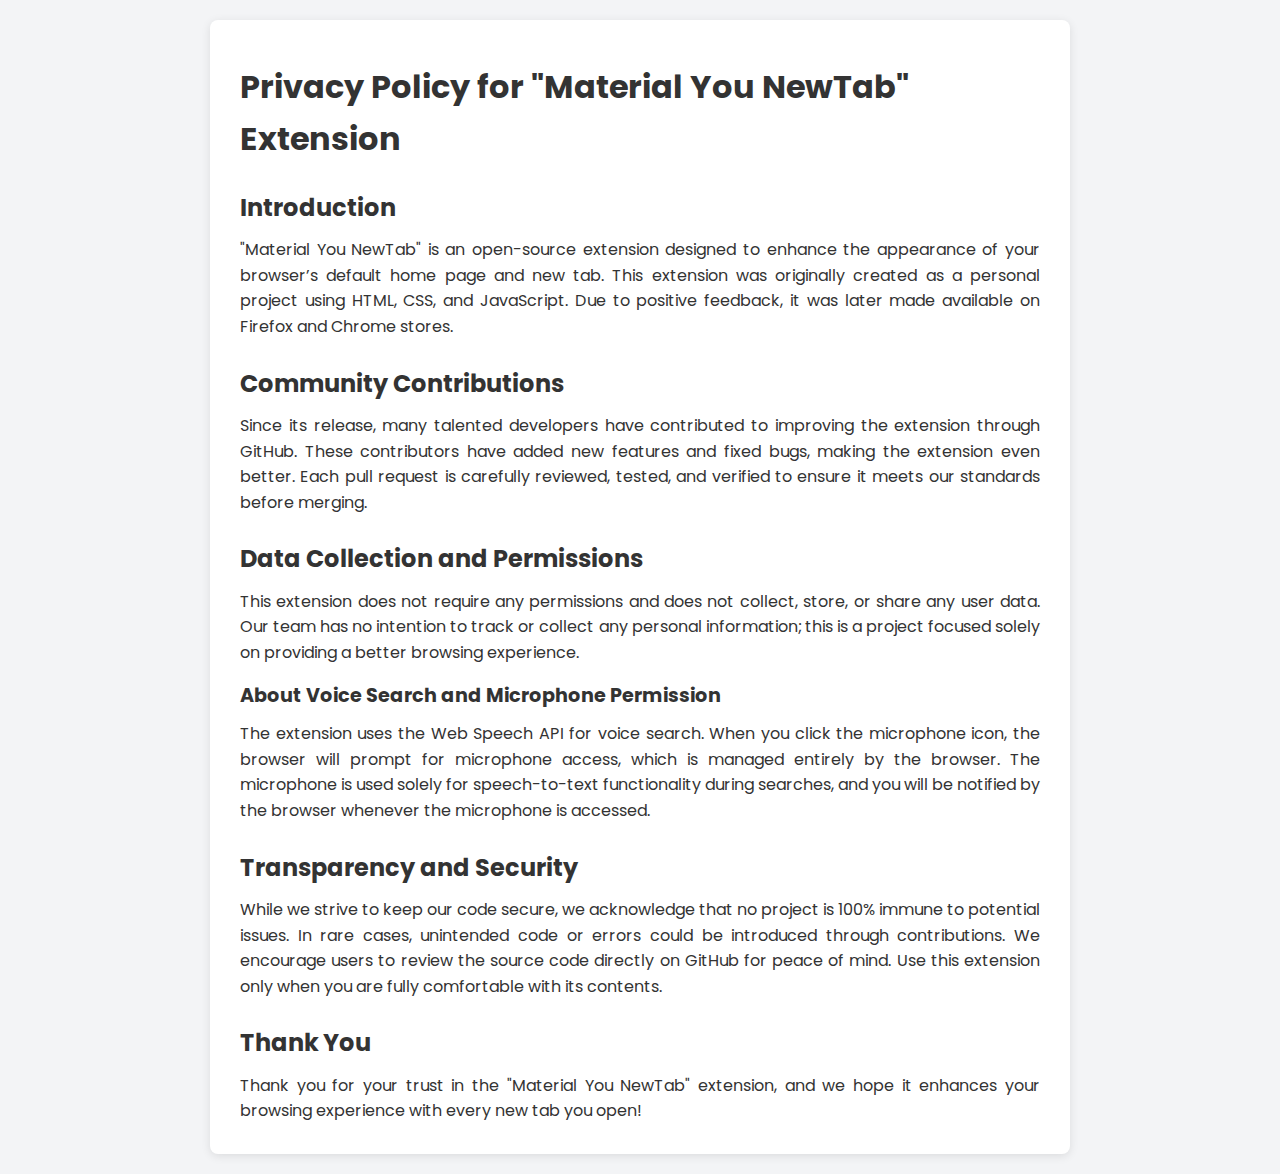
<file: privacy-policy.html>
<!DOCTYPE html>
<html lang="en">

<head>
    <meta charset="UTF-8">
    <meta name="viewport" content="width=device-width, initial-scale=1.0">
    <title>Privacy Policy for Material You NewTab Extension</title>
    <link href="https://fonts.googleapis.com/css2?family=Poppins:wght@400;600&display=swap" rel="stylesheet">
    <style>
        body {
            font-family: 'Poppins', sans-serif;
            background-color: #f3f4f6;
            color: #333;
            margin: 0;
            padding: 20px;
            line-height: 1.6;
        }

        .container {
            max-width: 800px;
            margin: auto;
            background: white;
            padding: 20px 30px;
            border-radius: 8px;
            box-shadow: 0 2px 10px rgba(0, 0, 0, 0.1);
        }



        h1 {
            font-size: 2rem;
            margin-bottom: 10px;
        }

        h2 {
            font-size: 1.5rem;
            margin-top: 25px;
            margin-bottom: 10px;
        }

        h3 {
            font-size: 1.2rem;
            margin-top: 15px;
            margin-bottom: 5px;
        }

        p {
            margin: 10px 0;
            text-align: justify;
        }

        a {
            color: #6200ea;
            text-decoration: none;
        }

        a:hover {
            text-decoration: underline;
        }
    </style>
</head>

<body>

    <div class="container">
        <h1>Privacy Policy for "Material You NewTab" Extension</h1>

        <h2>Introduction</h2>
        <p>"Material You NewTab" is an open-source extension designed to enhance the appearance of your browser’s
            default home page and new tab. This extension was originally created as a personal project using HTML, CSS,
            and JavaScript. Due to positive feedback, it was later made available on Firefox and Chrome stores.</p>

        <h2>Community Contributions</h2>
        <p>Since its release, many talented developers have contributed to improving the extension through GitHub. These
            contributors have added new features and fixed bugs, making the extension even better. Each pull request is
            carefully reviewed, tested, and verified to ensure it meets our standards before merging.</p>

        <h2>Data Collection and Permissions</h2>
        <p>This extension does not require any permissions and does not collect, store, or share any user data. Our team
            has no intention to track or collect any personal information; this is a project focused solely on providing
            a better browsing experience.</p>

        <h3>About Voice Search and Microphone Permission</h3>
        <p>The extension uses the Web Speech API for voice search. When you click the microphone icon, the browser will
            prompt for microphone access, which is managed entirely by the browser. The microphone is used solely for
            speech-to-text functionality during searches, and you will be notified by the browser whenever the
            microphone is accessed.</p>

        <h2>Transparency and Security</h2>
        <p>While we strive to keep our code secure, we acknowledge that no project is 100% immune to potential issues.
            In rare cases, unintended code or errors could be introduced through contributions. We encourage users to
            review the source code directly on GitHub for peace of mind. Use this extension only when you are fully
            comfortable with its contents.</p>

        <h2>Thank You</h2>
        <p>Thank you for your trust in the "Material You NewTab" extension, and we hope it enhances your browsing
            experience with every new tab you open!</p>

    </div>

</body>

</html>
</file>
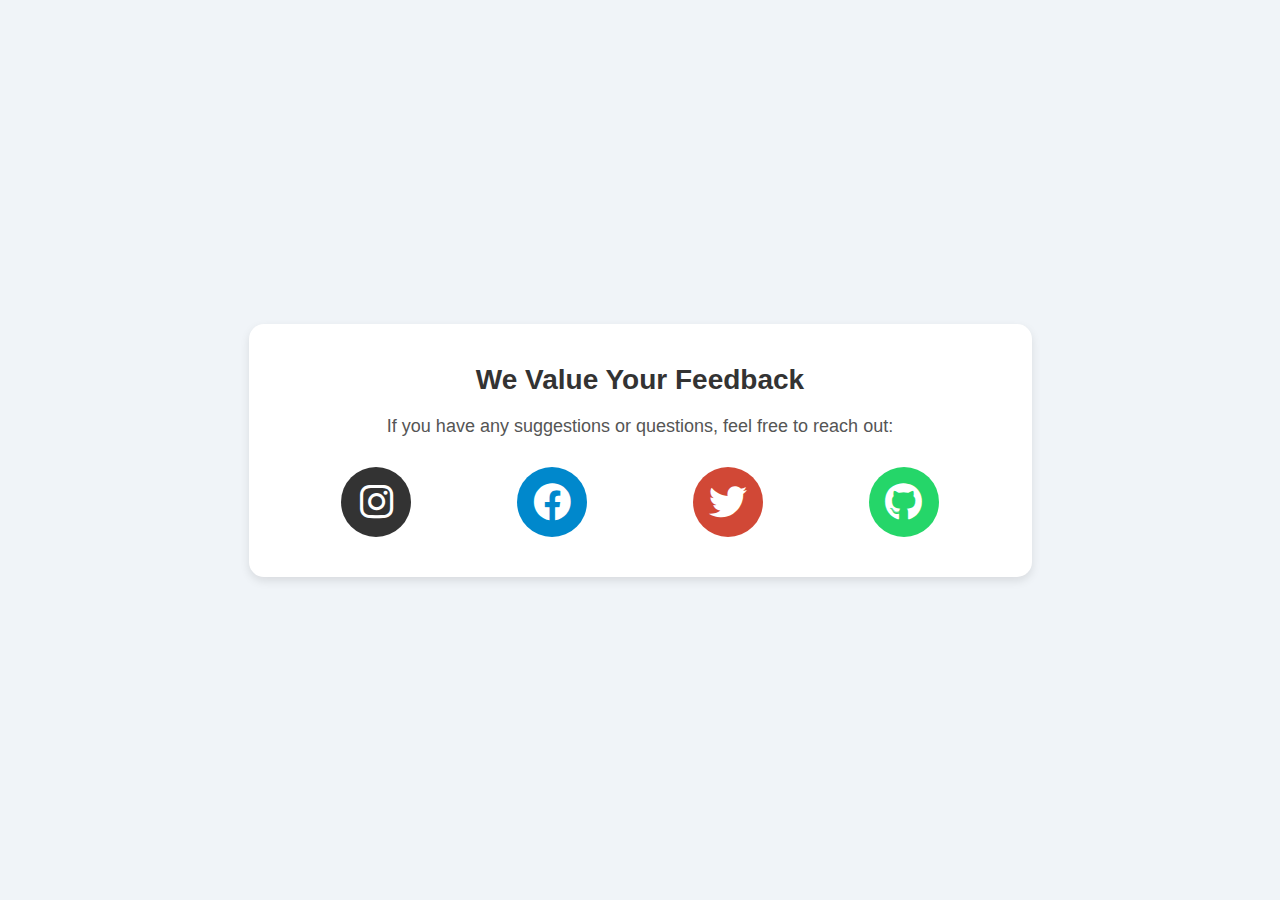
<file: docs/feedback.html>
<!DOCTYPE html>
<html lang="en">

<head>
    <meta charset="UTF-8">
    <meta name="viewport" content="width=device-width, initial-scale=1.0">
    <title>Feedback - MaterialYouNewTab</title>
    <link href="https://cdnjs.cloudflare.com/ajax/libs/font-awesome/6.0.0-beta3/css/all.min.css" rel="stylesheet">
    <style>
        body, h1, .feedback-message {
            margin: 0;
            padding: 0;
        }

        body {
            font-family: Arial, sans-serif;
            background-color: #f0f4f8;
            display: flex;
            justify-content: center;
            align-items: center;
            height: 100vh;
            color: #333;
        }

        .container {
            background-color: #fff;
            padding: 40px;
            border-radius: 15px;
            box-shadow: 0 4px 10px rgba(0, 0, 0, 0.1);
            text-align: center;
            max-width: 703px;
            width: 100%;
        }

        h1 {
            font-size: 28px;
            margin-bottom: 20px;
        }

        .feedback-message {
            font-size: 18px;
            color: #555;
            margin-bottom: 30px;
        }

        .contact-info {
            display: flex;
            justify-content: space-around;
            align-items: center;
            flex-wrap: wrap;
        }

        .contact-info a {
            color: #fff;
            text-decoration: none;
            width: 70px;
            height: 70px;
            display: flex;
            justify-content: center;
            align-items: center;
            border-radius: 50%;
            font-size: 38px;
            transition: transform 0.3s ease;
        }

        .contact-info a:hover {
            transform: scale(1.1);
        }

        .instagram { background-color: #333; }
        .facebook { background-color: #0088cc; }
        .twitter { background-color: #d14836; }
        .github { background-color: #25d669; }
        .gmail{ background-color: #f9c431; }

        @media (max-width: 600px) {
            .contact-info a {
                font-size: 30px;
                width: 60px;
                height: 60px;
                margin: 20px;
            }
        }

        @media (prefers-color-scheme: dark) {
            body { background-color: #181818; color: #f0f4f8; }
            .container { background-color: #2a2a2a; box-shadow: 0 4px 10px rgba(0, 0, 0, 0.3); }
            .instagram { background-color: #1d1d1d; }
            h1, .feedback-message { color: #f0f4f8; }
        }
    </style>
</head>

<body>
    <div class="container">
        <h1>We Value Your Feedback</h1>
        <div class="feedback-message">
            <p>If you have any suggestions or questions, feel free to reach out:</p>
        </div>
        <div class="contact-info">
            <a href="https://instagram.com/rishabhsahill" target="_blank" class="instagram"><i class="fab fa-instagram"></i></a>
            <a href="https://www.facebook.com/rishabhsahill/" target="_blank" class="facebook"><i class="fab fa-facebook"></i></a>
            <a href="https://www.x.com/rishabhsahill" target="_blank" class="twitter"><i class="fab fa-twitter"></i></a>
            <a href="https://github.com/axinyyyx/materialYouNewTab/issues" target="_blank" class="github"><i class="fab fa-github"></i></a>
            <!-- <a href="mailto:githubsahil4@gmail.com" target="_blank" class="gmail"><i class="fab fa-mail"></i></a> -->
        </div>
    </div>
</body>

</html>
</file>
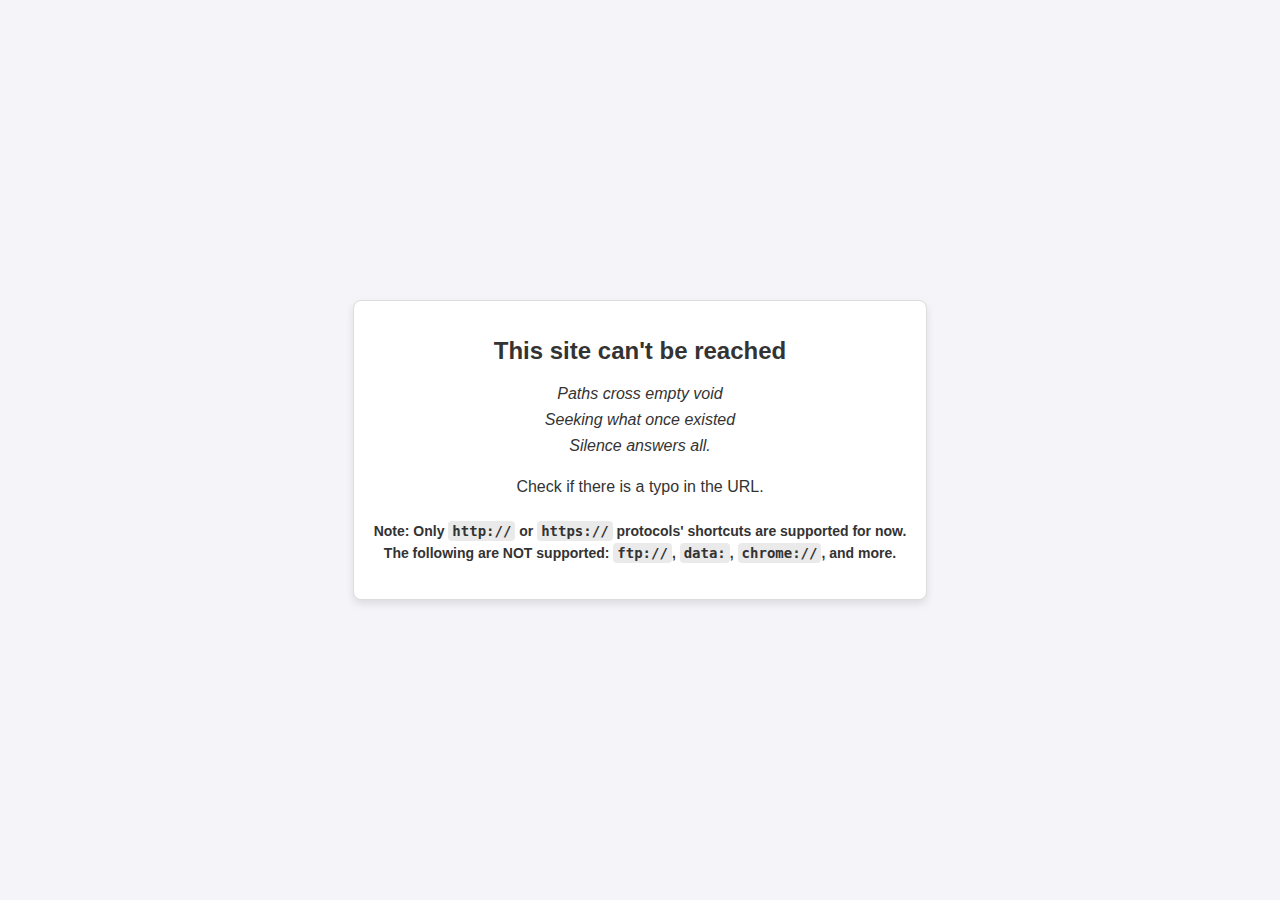
<file: docs/PageNotFound.html>
<!DOCTYPE html>
<html lang="en">

<head>
    <meta charset="UTF-8">
    <meta name="viewport" content="width=device-width, initial-scale=1.0">
    <title>Page Not Found</title>
    <style>
        body {
            margin: 0;
            padding: 0;
            font-family: Arial, sans-serif;
            display: flex;
            align-items: center;
            justify-content: center;
            min-height: 100vh;
            background-color: #f4f4f9;
            color: #333;
            text-align: center;
            transition: background-color 0.3s ease, color 0.3s ease;
        }

        @media (prefers-color-scheme: dark) {
            body {
                background-color: #1e1e2f;
                color: #e4e4eb;
            }
        }

        .container {
            padding: 20px;
            max-width: 600px;
            border: 1px solid #ddd;
            border-radius: 8px;
            background-color: #fff;
            box-shadow: 0 4px 8px rgba(0, 0, 0, 0.1);
        }

        @media (prefers-color-scheme: dark) {
            .container {
                background-color: #2a2a3d;
                border-color: #444;
                box-shadow: 0 4px 8px rgba(0, 0, 0, 0.5);
            }
        }

        h1 {
            font-size: 24px;
            margin-bottom: 16px;
        }

        p {
            font-size: 16px;
            line-height: 1.6;
        }

        .poem {
            font-style: italic;
            margin: 16px 0;
        }

        .note {
            margin-top: 20px;
            font-weight: bold;
            font-size: 14px;
        }

        code {
            background-color: #eaeaea;
            padding: 2px 4px;
            border-radius: 4px;
        }

        @media (prefers-color-scheme: dark) {
            code {
                background-color: #444;
            }
        }
    </style>
</head>

<body>
    <div class="container">
        <h1>This site can't be reached</h1>

        <p class="poem">
            Paths cross empty void<br>
            Seeking what once existed<br>
            Silence answers all.
        </p>

        <p>Check if there is a typo in the URL.</p>

        <p class="note">
            Note: Only <code>http://</code> or <code>https://</code> protocols' shortcuts are supported for now.<br>
            The following are NOT supported: <code>ftp://</code>, <code>data:</code>, <code>chrome://</code>, and more.
        </p>
    </div>
</body>

</html>
</file>
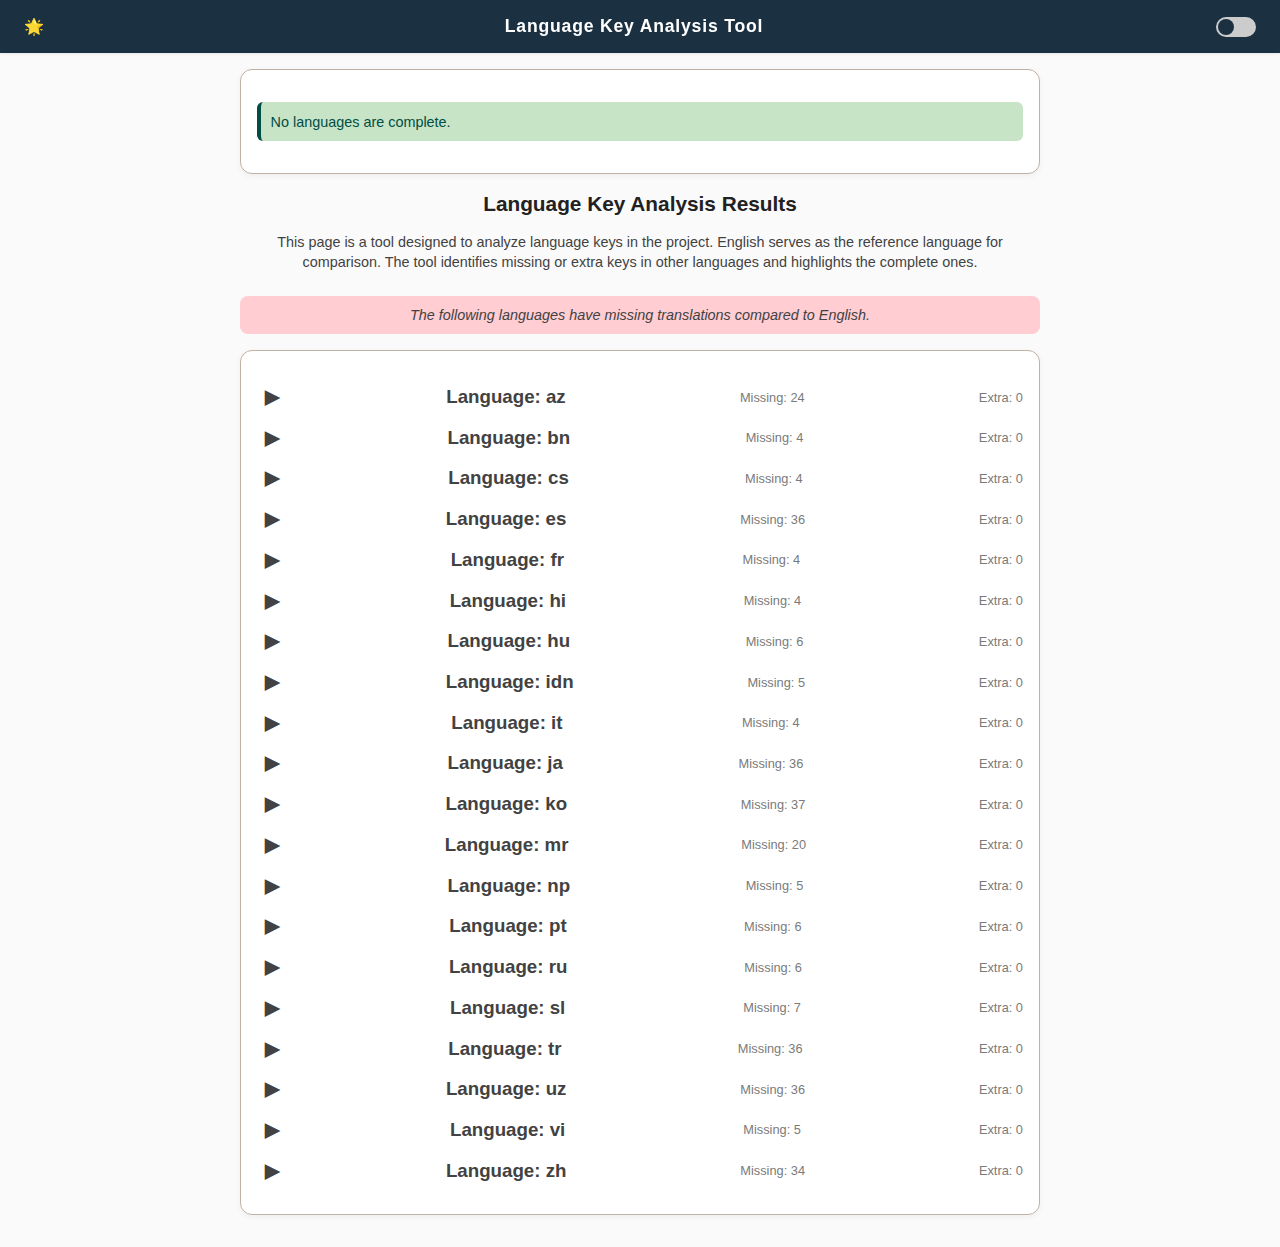
<file: tools/languagesAnalysis.html>
<!DOCTYPE html>
<html lang="en">
  <head>
    <meta charset="UTF-8" />
    <meta
      name="viewport"
      content="width=device-width, initial-scale=1.0, maximum-scale=1.0, user-scalable=no"
    />
    <link rel="shortcut icon" href="../favicon/icon.ico" type="image/x-icon">
    <title>Language Key Analysis</title>
    <style>
      :root {
        --md-sys-color-primary: #1b3041;
        --md-sys-color-on-primary: #ffffff;
        --md-sys-color-primary-container: #c7e4c7;
        --md-sys-color-secondary: #5d4037;
        --md-sys-color-on-secondary: #ffffff;
        --md-sys-color-secondary-container: #efebe9;
        --md-sys-color-on-secondary-container: #211a16;
        --md-sys-color-error: #860000;
        --md-sys-color-error-container: #ffcdd2;
        --md-sys-color-outline: #757575;
        --md-sys-color-background: #fafafa;
        --md-sys-color-on-background: #004d43;
        --md-sys-color-surface: #ffffff;
        --md-sys-color-on-surface: #212121;
        --md-sys-color-on-surface-variant: #424242;
        --md-sys-color-outline-variant: #c0b2a5;
      }
      :root .dark-mode {
        --md-sys-color-primary: #3c3c4c;
        --md-sys-color-on-primary: #ffffff;
        --md-sys-color-primary-container: #004d4377;
        --md-sys-color-secondary: #8d6e63;
        --md-sys-color-on-secondary: #322926;
        --md-sys-color-secondary-container: #594a44;
        --md-sys-color-on-secondary-container: #ebe1dd;
        --md-sys-color-error: #ef9a9a;
        --md-sys-color-error-container: #86000077;
        --md-sys-color-outline: #bdbdbd;
        --md-sys-color-background: #151627;
        --md-sys-color-on-background: #c7e4c7;
        --md-sys-color-surface: #212131;
        --md-sys-color-on-surface: #e0e0e0;
        --md-sys-color-on-surface-variant: #bdbdbd;
        --md-sys-color-outline-variant: #3c3c4c;
      }
      body {
        font-family: "Roboto", sans-serif;
        margin: 0;
        padding: 0;
        transition: background-color 0.3s, color 0.3s;
        background-color: var(--md-sys-color-background);
        color: var(--md-sys-color-on-background);
        display: flex;
        flex-direction: column;
        min-height: 100vh;
      }
      main {
        flex: 1;
        padding: 1rem;
        max-width: 800px;
        margin: 0 auto;
        overflow-y: auto;
        -webkit-overflow-scrolling: touch;
      }
      #results,
      #complete {
        border-radius: 12px;
        padding: 1rem;
        box-shadow: 0 2px 6px rgba(0, 0, 0, 0.05);
        margin-bottom: 1rem;
        transition: background-color 0.3s, border-color 0.3s;
        background-color: var(--md-sys-color-surface);
        border: 1px solid var(--md-sys-color-outline-variant);
      }
      #results ul,
      #complete ul {
        list-style: none;
        padding: 0;
      }
      #results li,
      #complete li {
        margin: 0.6rem 0;
        padding: 0.6rem;
        border-left: 4px solid;
        border-radius: 6px;
        transition: background-color 0.3s;
        line-height: 1.4;
        font-size: 0.9rem;
        display: flex;
        align-items: center;
        gap: 0.5rem;
      }
      #results li.missing {
        border-left-color: var(--md-sys-color-error);
        background-color: var(--md-sys-color-error-container);
        color: var(--md-sys-color-error);
      }
      #results li.extra {
        border-left-color: var(--md-sys-color-secondary);
        background-color: var(--md-sys-color-secondary-container);
      }
      #complete li {
        border-left-color: var(--md-sys-color-on-background);
        background-color: var(--md-sys-color-primary-container);
      }
      h2 {
        text-align: center;
        color: var(--md-sys-color-on-surface);
        transition: color 0.3s;
        margin-bottom: 1rem;
        font-size: 1.3rem;
      }
      .material-banner {
        display: flex;
        align-items: center;
        justify-content: space-between;
        background-color: var(--md-sys-color-primary);
        color: var(--md-sys-color-on-primary);
        padding: 1rem 1.5rem;
        border-radius: 0;
        box-shadow: 0 1px 3px rgba(0, 0, 0, 0.08);
        position: sticky;
        top: 0;
        z-index: 10;
      }
      .material-banner strong {
        margin-left: 0.5rem;
        font-size: 1.1rem;
        letter-spacing: 0.05rem;
      }
      nav {
        display: flex;
        justify-content: flex-end;
        gap: 0.5rem;
      }
      nav button {
        cursor: pointer;
        text-decoration: none;
        color: var(--md-sys-color-on-primary);
        font-weight: bold;
        padding: 0.6rem 1rem;
        background-color: var(--md-sys-color-secondary);
        border-radius: 6px;
        border: none;
        transition: background-color 0.3s;
        font-size: 0.9rem;
      }
      nav button:hover {
        background-color: var(--md-sys-color-secondary-container);
        color: var(--md-sys-color-on-secondary-container);
      }
      p {
        text-align: center;
        margin-bottom: 1.5rem;
        color: var(--md-sys-color-on-surface-variant);
        line-height: 1.4;
        font-size: 0.9rem;
      }
      /* Estilos para o checkbox */
      input[type="checkbox"] {
        appearance: none;
        -webkit-appearance: none;
        -moz-appearance: none;
        width: 18px;
        height: 18px;
        border: 2px solid var(--md-sys-color-error);
        border-radius: 4px;
        outline: none;
        cursor: pointer;
        transition: background-color 0.2s, border-color 0.2s;
      }
      input[type="checkbox"]:checked {
        background-color: var(--md-sys-color-error);
        border-color: var(--md-sys-color-error);
        background-image: url('data:image/svg+xml;utf8,<svg xmlns="http://www.w3.org/2000/svg" viewBox="0 0 24 24" fill="%23fff"><path d="M9 16.17L4.83 12l-1.42 1.41L9 19 21 7l-1.41-1.41z"/></svg>');
        background-size: 100% 100%;
        background-position: center;
        background-repeat: no-repeat;
      }
      li.checked {
        opacity: 0.7;
      }
      li.checked span {
        text-decoration: line-through;
      }
      .language-group {
        margin-bottom: 1rem;
      }
      .language-group h3 {
        margin-bottom: 0.5rem;
        color: var(--md-sys-color-on-surface-variant);
        padding-left: 0.5rem;
        display: flex;
        align-items: center;
        cursor: pointer;
        user-select: none;
        justify-content: space-between; /* Alinha o texto à esquerda e o contador à direita */
      }
      .language-group h3::before {
        content: "▶";
        display: inline-block;
        margin-right: 0.5rem;
        transition: transform 0.2s;
        transform: rotate(90deg);
      }
      .language-group.collapsed h3::before {
        transform: none;
      }
      .language-group ul {
        padding-left: 1rem;
      }
      .language-group.collapsed ul {
        display: none;
      }
      #theme-toggle {
        position: relative;
        width: 40px;
        height: 20px;
        border-radius: 15px;
        background-color: #ccc;
        border: none;
        transition: background-color 0.3s;
      }
      #theme-toggle::before {
        content: "";
        position: absolute;
        top: 2px;
        left: 2px;
        width: 16px;
        height: 16px;
        background-color: var(--md-sys-color-primary);
        border-radius: 50%;
        transition: left 0.3s ease;
      }
      body.dark-mode #theme-toggle::before {
        left: 22px;
      }
      /* Animação suave */
      .material-banner,
      nav button,
      #results,
      #complete,
      #results li,
      #complete li,
      input[type="checkbox"],
      #theme-toggle {
        transition: all 0.2s ease;
      }
      #incomplete-message {
        text-align: center;
        margin-bottom: 1rem;
        color: var(--md-sys-color-on-surface-variant);
        font-size: 0.9rem;
        font-style: italic;
        background-color: var(--md-sys-color-error-container);
        padding: 0.7rem;
        border-radius: 8px;
        display: block;
        animation: fadeIn 0.3s ease-in-out; /* Adicionando animação */
      }
      #extra-keys-message {
        text-align: center;
        margin-bottom: 1rem;
        color: var(--md-sys-color-on-surface-variant);
        font-size: 0.9rem;
        font-style: italic;
        background-color: var(--md-sys-color-secondary-container);
        padding: 0.7rem;
        border-radius: 8px;
        display: none;
        animation: fadeIn 0.3s ease-in-out;
      }

      @keyframes fadeIn {
        from {
          opacity: 0;
        }
        to {
          opacity: 1;
        }
      }
      .key-count {
        font-size: 0.8rem;
        font-weight: normal;
        margin-left: 1rem;
        opacity: 0.7;
      }
      ::-webkit-scrollbar {
        width: 6px;
      }
      ::-webkit-scrollbar-track {
        background-color: transparent;
      }
      ::-webkit-scrollbar-thumb {
        background-color: var(--md-sys-color-on-surface-variant);
        border-radius: 3px;
      }
    </style>
    <!-- SCRIPTS -->
    <script src="../locales/pt.js"></script>
    <script src="../locales/en.js"></script>
    <script src="../locales/es.js"></script>
    <script src="../locales/hi.js"></script>
    <script src="../locales/hu.js"></script>
    <script src="../locales/zh.js"></script>
    <script src="../locales/cs.js"></script>
    <script src="../locales/it.js"></script>
    <script src="../locales/tr.js"></script>
    <script src="../locales/bn.js"></script>
    <script src="../locales/vi.js"></script>
    <script src="../locales/ru.js"></script>
    <script src="../locales/uz.js"></script>
    <script src="../locales/ja.js"></script>
    <script src="../locales/ko.js"></script>
    <script src="../locales/idn.js"></script>
    <script src="../locales/mr.js"></script>
    <script src="../locales/fr.js"></script>
    <script src="../locales/az.js"></script>
    <script src="../locales/sl.js"></script>
    <script src="../locales/np.js"></script>
</head>
<body class="light-mode">
    <div class="material-banner">
      <span>🌟</span>
      <strong>Language Key Analysis Tool</strong>
      <nav>
        <button id="theme-toggle"></button>
      </nav>
    </div>
    <main>
      <div id="complete"></div>
      <h2>Language Key Analysis Results</h2>
      <p>
      This page is a tool designed to analyze language keys in the project. English serves as the reference language for
      comparison. The tool identifies missing or extra keys in other languages and highlights the complete ones.
      </p>
      <div id="incomplete-message" style="display: none">
        The following languages have missing translations compared to English.
      </div>
      <div id="extra-keys-message" style="display: none">
        Some of the following languages have extra keys not present in English. Consider removing them for consistency.
      </div>
      <div id="results"></div>
    </main>
    <script>
      const languages = { az, bn, cs, en, es, fr, hi, hu, idn, it, ja, ko, mr, np, pt, ru, sl, tr, uz, vi, zh };
      const resultsDiv = document.getElementById("results");
      const completeDiv = document.getElementById("complete");
      const themeToggle = document.getElementById("theme-toggle");
      const incompleteMessage = document.getElementById("incomplete-message");
      const extraKeysMessage = document.getElementById("extra-keys-message");

      function compareLanguageKeys(referenceLang, languages) {
        const analysis = {};

        for (const lang in languages) {
          if (lang !== referenceLang) {
            const refKeys = Object.keys(languages[referenceLang]);
            const langKeys = Object.keys(languages[lang]);

            const missing = refKeys.filter((key) => !langKeys.includes(key));
            const extra = langKeys.filter((key) => !refKeys.includes(key));

            analysis[lang] = {
              missingKeys: missing,
              extraKeys: extra,
              isComplete: missing.length === 0 && extra.length === 0,
            };
          }
        }
        return analysis;
      }
      const languageAnalysis = compareLanguageKeys("en", languages);
      const ulResults = document.createElement("ul");
      const ulComplete = document.createElement("ul");

      for (const lang in languageAnalysis) {
        if (languageAnalysis[lang].isComplete) {
          const li = document.createElement("li");
          li.innerHTML = `<strong>Congratulations!</strong> The language <strong>${lang}</strong> is complete!`;
          ulComplete.appendChild(li);
        }
      }

      const languageGroups = {};
      let hasMissingKeys = false;
      let hasExtraKeys = false;

      for (const lang in languageAnalysis) {
        const { missingKeys, extraKeys } = languageAnalysis[lang];
        if (missingKeys.length > 0 || extraKeys.length > 0) {
          hasMissingKeys = hasMissingKeys || missingKeys.length > 0;
          hasExtraKeys = hasExtraKeys || extraKeys.length > 0;

          languageGroups[lang] = document.createElement("div");
          languageGroups[lang].classList.add("language-group", "collapsed");
          const h3 = document.createElement("h3");
          h3.innerHTML = `Language: ${lang}
                    <span class="key-count">Missing: ${missingKeys.length}</span>
                    <span class="key-count">Extra: ${extraKeys.length}</span>
                `;
          languageGroups[lang].appendChild(h3);
          languageGroups[lang].appendChild(document.createElement("ul"));

          const ul = languageGroups[lang].querySelector("ul");
          missingKeys.forEach((key) => {
            const li = document.createElement("li");
            li.classList.add("missing");
            li.innerHTML = `
                        <input type="checkbox" id="checkbox-missing-${lang}-${key}" data-lang="${lang}" data-key="${key}">
                       <span>Missing: ${key}</span>
                    `;
            ul.appendChild(li);
          });

          extraKeys.forEach((key) => {
            const li = document.createElement("li");
            li.classList.add("extra");
            li.innerHTML = `
                        <span>Extra: ${key}</span>
                    `;
            ul.appendChild(li);
          });
        }
      }

      for (const langGroup in languageGroups) {
        ulResults.appendChild(languageGroups[langGroup]);
      }

      if (
        Object.keys(languageAnalysis).filter(
          (lang) => languageAnalysis[lang].isComplete
        ).length > 0
      ) {
        completeDiv.appendChild(ulComplete);
      } else {
        const li = document.createElement("li");
        li.textContent = "No languages are complete.";
        ulComplete.appendChild(li);
        completeDiv.appendChild(ulComplete);
      }

      if (hasMissingKeys) {
        incompleteMessage.style.display = "block";
      }

      if (hasExtraKeys) {
        extraKeysMessage.style.display = "block";
      }

      if (hasMissingKeys || hasExtraKeys) {
        resultsDiv.appendChild(ulResults);
      }

      resultsDiv.addEventListener("change", (event) => {
        if (event.target.type === "checkbox") {
          const checkbox = event.target;
          const listItem = checkbox.closest("li");
          if (checkbox.checked) {
            listItem.classList.add("checked");
          } else {
            listItem.classList.remove("checked");
          }
        }
      });

      resultsDiv.addEventListener("click", (event) => {
        if (event.target.closest(".language-group h3")) {
          const group = event.target.closest(".language-group");
          group.classList.toggle("collapsed");
        }
      });

      themeToggle.addEventListener("click", () => {
        document.body.classList.toggle("dark-mode");
      });
    </script>
  </body>
</html>
</file>
